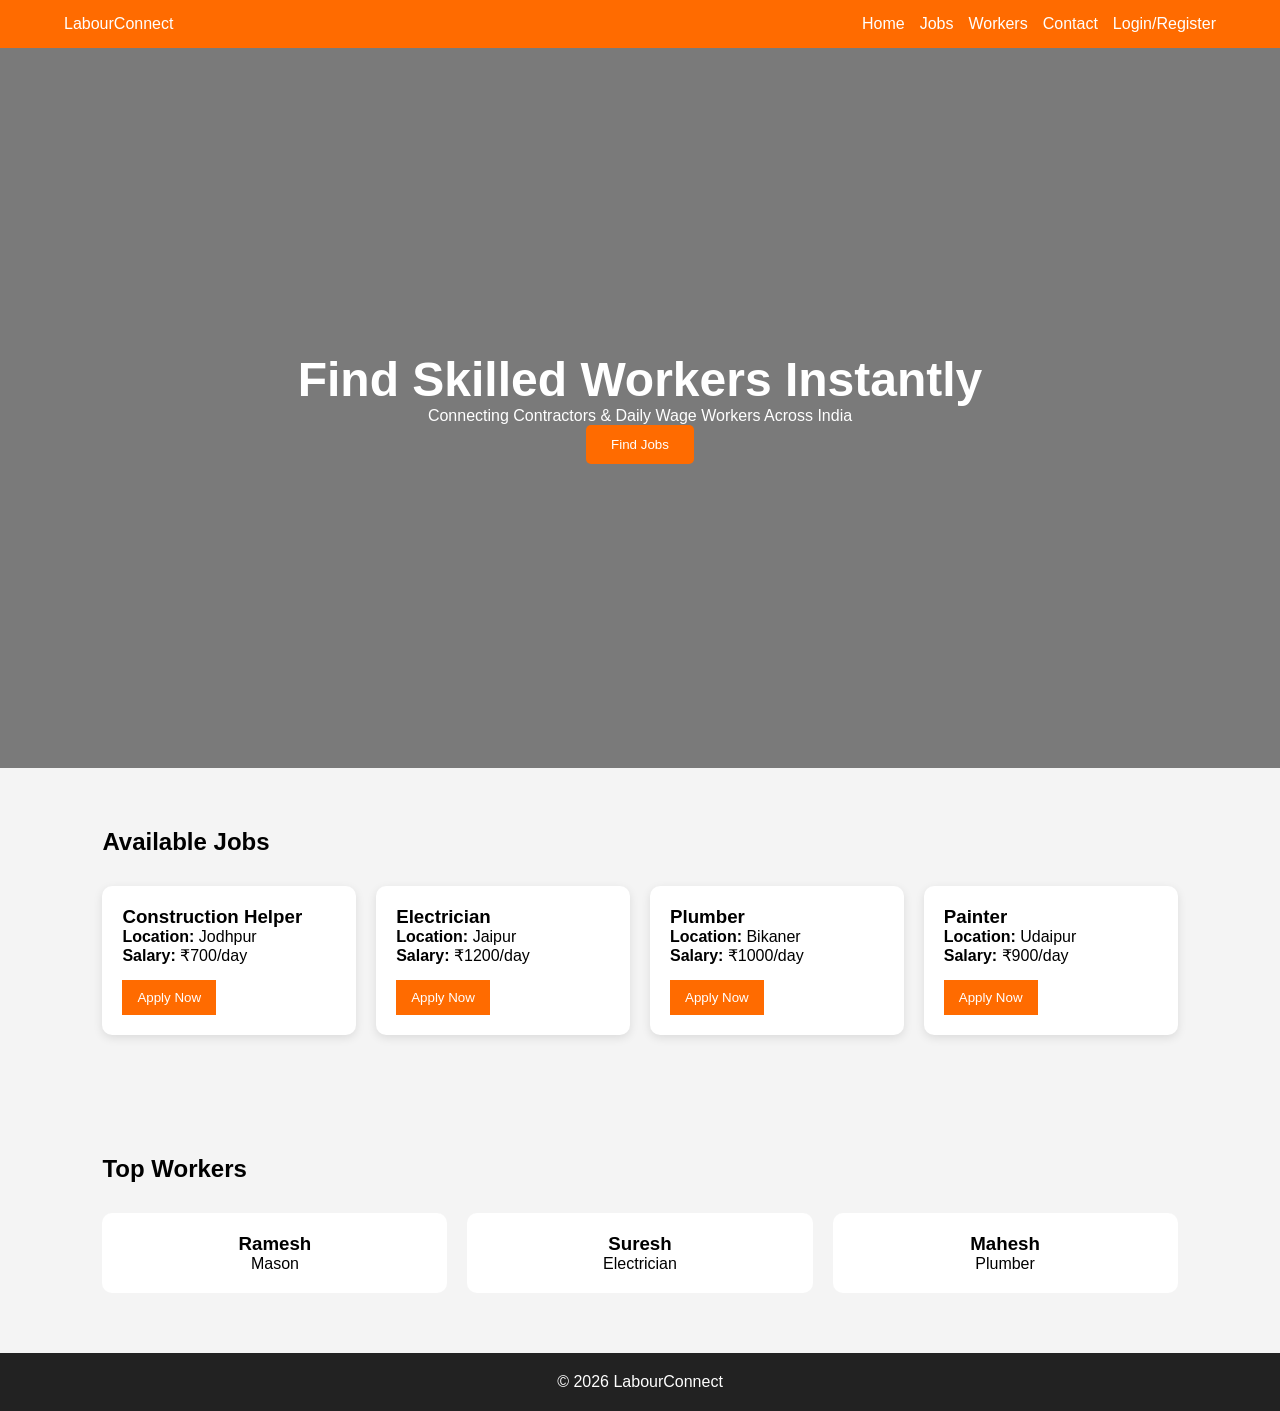
<file: index.html>
<!DOCTYPE html>
<html lang="en">
<head>
    <meta charset="UTF-8">
    <meta name="viewport" content="width=device-width, initial-scale=1.0">
    <title>LabourConnect</title>
    <link rel="stylesheet" href="css/style.css">
</head>
<body>

<nav>
    <div class="logo">LabourConnect</div>
    <ul>
        <li><a href="#">Home</a></li>
        <li><a href="#jobs">Jobs</a></li>
        <li><a href="#workers">Workers</a></li>
        <li><a href="#contact">Contact</a></li>
	<li><a href="login.html">Login/Register</a></li>

    </ul>
</nav>

<section class="hero">
    <div class="hero-content">
        <h1>Find Skilled Workers Instantly</h1>
        <p>Connecting Contractors & Daily Wage Workers Across India</p>
        <button onclick="showJobs()">Find Jobs</button>

    </div>
</section>

<section id="jobs" class="jobs-section">
    <h2>Available Jobs</h2>

    <div class="job-container" id="jobContainer">
    </div>
</section>

<section id="workers" class="workers-section">
    <h2>Top Workers</h2>

    <div class="worker-grid">
        <div class="worker-card">
            <h3>Ramesh</h3>
            <p>Mason</p>
        </div>

        <div class="worker-card">
            <h3>Suresh</h3>
            <p>Electrician</p>
        </div>

        <div class="worker-card">
            <h3>Mahesh</h3>
            <p>Plumber</p>
        </div>
    </div>
</section>

<footer id="contact">
    <p>© 2026 LabourConnect</p>
</footer>

<script src="scripts/script.js"></script>

</body>
</html>
</file>
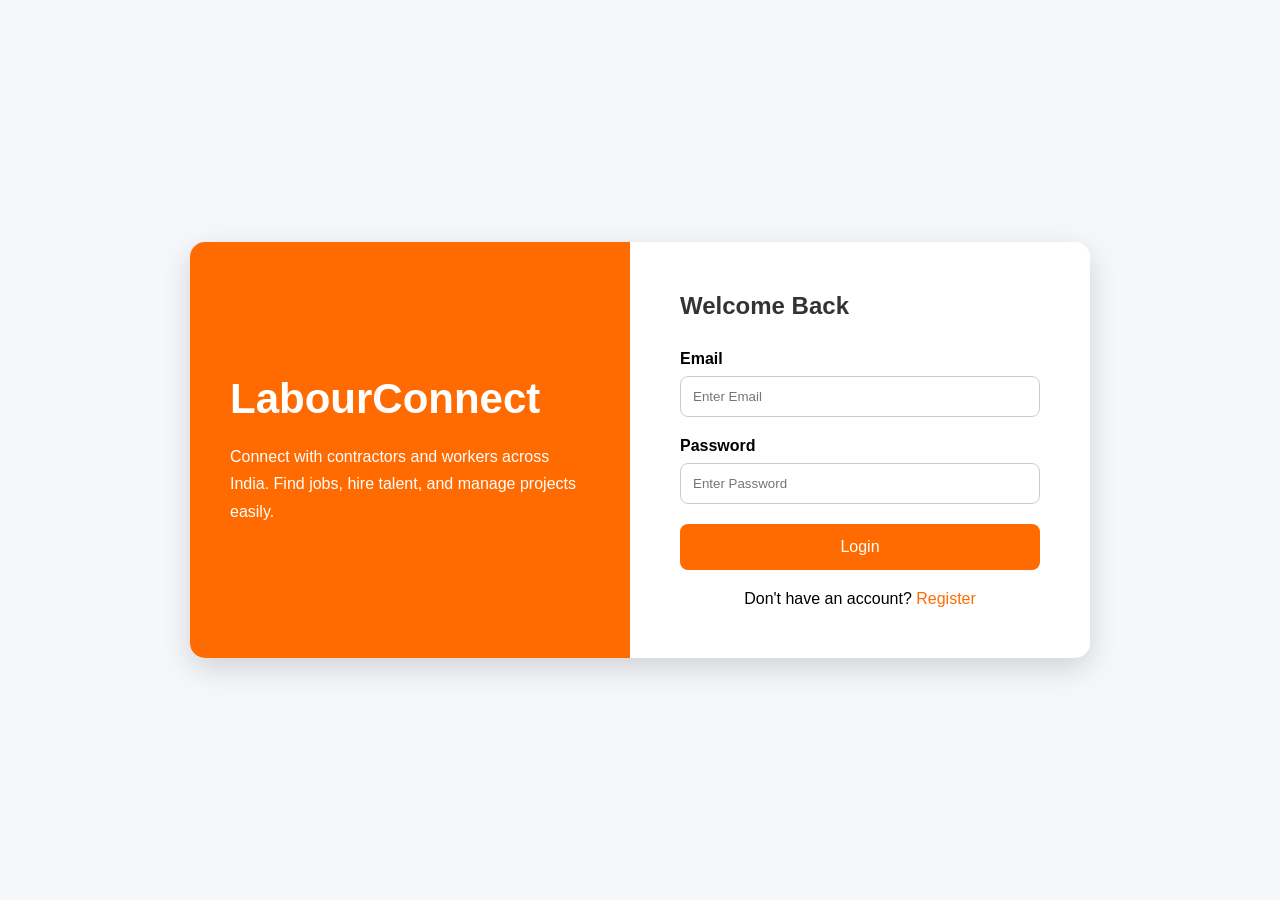
<file: login.html>
<!DOCTYPE html>
<html lang="en">
<head>
<meta charset="UTF-8">
<meta name="viewport" content="width=device-width, initial-scale=1.0">
<title>Login - LabourConnect</title>
<link rel="stylesheet" href="css/login.css">
</head>
<body>

<div class="container">

    <div class="left-panel">
        <h1>LabourConnect</h1>
        <p>
            Connect with contractors and workers across India.
            Find jobs, hire talent, and manage projects easily.
        </p>
    </div>

    <div class="login-box">

        <h2>Welcome Back</h2>

        <form id="loginForm">

            <div class="input-group">
                <label>Email</label>
                <input type="email" id="email" placeholder="Enter Email" required>
            </div>

            <div class="input-group">
                <label>Password</label>
                <input type="password" id="password" placeholder="Enter Password" required>
            </div>

            <button type="submit">Login</button>

        </form>

        <p class="signup-link">
            Don't have an account?
            <a href="register.html">Register</a>
        </p>

    </div>

</div>

<script src="scripts/login.js"></script>

</body>
</html>
</file>
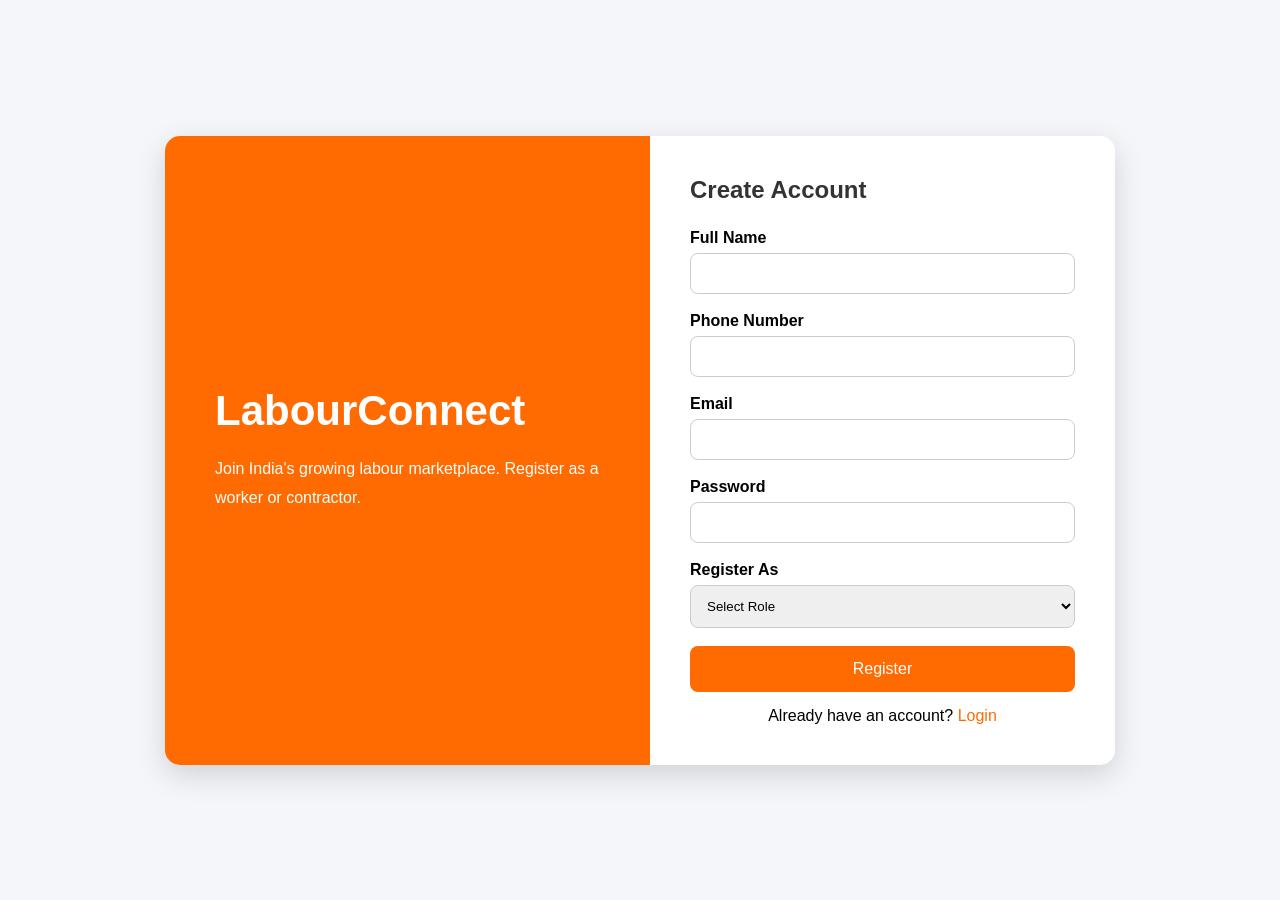
<file: register.html>
<!DOCTYPE html>
<html lang="en">
<head>
<meta charset="UTF-8">
<meta name="viewport" content="width=device-width, initial-scale=1.0">
<title>Register - LabourConnect</title>
<link rel="stylesheet" href="css/register.css">
</head>
<body>

<div class="register-container">

    <div class="left-panel">
        <h1>LabourConnect</h1>
        <p>
            Join India's growing labour marketplace.
            Register as a worker or contractor.
        </p>
    </div>

    <div class="register-box">

        <h2>Create Account</h2>

        <form id="registerForm">

            <div class="input-group">
                <label>Full Name</label>
                <input type="text" id="name" required>
            </div>

            <div class="input-group">
                <label>Phone Number</label>
                <input type="tel" id="phone" required>
            </div>

            <div class="input-group">
                <label>Email</label>
                <input type="email" id="email" required>
            </div>

            <div class="input-group">
                <label>Password</label>
                <input type="password" id="password" required>
            </div>

            <div class="input-group">
                <label>Register As</label>

                <select id="role" required>
                    <option value="">Select Role</option>
                    <option value="worker">Worker</option>
                    <option value="contractor">Contractor</option>
                </select>
            </div>

            <button type="submit">
                Register
            </button>

        </form>

        <p class="login-link">
            Already have an account?
            <a href="login.html">Login</a>
        </p>

    </div>

</div>

<script src="scripts/register.js"></script>

</body>
</html>
</file>
<file: css/style.css>
*{
    margin:0;
    padding:0;
    box-sizing:border-box;
    font-family:Arial,sans-serif;
}

body{
    background:#f4f4f4;
}

nav {
    display: flex;
    justify-content: space-between;
    align-items: center;
    background:#ff6b00;
    color:white;
    padding: 15px 5%;
    flex-wrap: wrap;
}

nav ul {
    display: flex;
    gap: 15px;
    list-style: none;
    flex-wrap: wrap;
}

nav a{
    color:white;
    text-decoration:none;
}

.hero{
    height:80vh;
    display:flex;
    justify-content:center;
    align-items:center;
    background:linear-gradient(rgba(0,0,0,.5),
    rgba(0,0,0,.5)),
    url('https://images.unsplash.com/photo-1504307651254-35680f356dfd');
    background-size:cover;
    color:white;
    text-align:center;
}

.hero h1 {
    font-size: 3rem;
}

@media (max-width: 768px) {
    .hero h1 {
        font-size: 2rem;
    }

    .hero p {
        font-size: 1rem;
    }
}

.hero button{
    padding:12px 25px;
    border:none;
    background:#ff6b00;
    color:white;
    border-radius:5px;
    cursor:pointer;
}

.jobs-section,
.workers-section{
    padding:60px 8%;
}

.jobs-section h2,
.workers-section h2{
    margin-bottom:30px;
}

.job-container,
.worker-grid {
    display: grid;
    grid-template-columns: repeat(auto-fit, minmax(250px, 1fr));
    gap: 20px;
}

.job-card{
    background:white;
    padding:20px;
    border-radius:10px;
    box-shadow:0 3px 10px rgba(0,0,0,.1);
}

.job-card button{
    margin-top:15px;
    padding:10px 15px;
    background:#ff6b00;
    border:none;
    color:white;
    cursor:pointer;
}

.worker-grid{
    display:grid;
    grid-template-columns:repeat(auto-fit,minmax(220px,1fr));
    gap:20px;
}

.worker-card{
    background:white;
    padding:20px;
    border-radius:10px;
    text-align:center;
}

footer{
    background:#222;
    color:white;
    text-align:center;
    padding:20px;
}

@media (max-width: 768px) {

    nav {
        flex-direction: column;
        text-align: center;
        background:#ff6b00;
    }

    nav ul {
        margin-top: 10px;
        justify-content: center;
        background:#ff6b00;
    }

    .hero {
        padding: 20px;
        height: auto;
        min-height: 60vh;
    }

    .hero-content {
        width: 100%;
    }

    .jobs-section,
    .workers-section {
        padding: 40px 5%;
    }

}
</file>
<file: css/login.css>
*{
margin:0;
padding:0;
box-sizing:border-box;
font-family:Arial, sans-serif;
}

body{
height:100vh;
background:#f5f7fa;
display:flex;
justify-content:center;
align-items:center;
}

.container{
width:900px;
max-width:95%;
display:flex;
background:white;
border-radius:15px;
overflow:hidden;
box-shadow:0 10px 30px rgba(0,0,0,0.15);
}

.left-panel{
flex:1;
background:#ff6b00;
color:white;
padding:60px 40px;
display:flex;
flex-direction:column;
justify-content:center;
}

.left-panel h1{
font-size:42px;
margin-bottom:20px;
}

.left-panel p{
line-height:1.7;
}

.login-box{
flex:1;
padding:50px;
}

.login-box h2{
margin-bottom:30px;
color:#333;
}

.input-group{
margin-bottom:20px;
}

.input-group label{
display:block;
margin-bottom:8px;
font-weight:bold;
}

.input-group input{
width:100%;
padding:12px;
border:1px solid #ccc;
border-radius:8px;
outline:none;
}

.input-group input:focus{
border-color:#ff6b00;
}

button{
width:100%;
padding:14px;
background:#ff6b00;
color:white;
border:none;
border-radius:8px;
font-size:16px;
cursor:pointer;
}

button:hover{
opacity:0.9;
}

.signup-link{
margin-top:20px;
text-align:center;
}

.signup-link a{
color:#ff6b00;
text-decoration:none;
}

@media(max-width:768px){

.container{
flex-direction:column;
}

.left-panel{
padding:40px 25px;
}

.login-box{
padding:30px 25px;
}

}
</file>
<file: css/register.css>
*{
margin:0;
padding:0;
box-sizing:border-box;
font-family:Arial,sans-serif;
}

body{
height:100vh;
display:flex;
justify-content:center;
align-items:center;
background:#f4f6f9;
}

.register-container{
width:950px;
max-width:95%;
display:flex;
background:white;
border-radius:15px;
overflow:hidden;
box-shadow:0 10px 30px rgba(0,0,0,0.15);
}

.left-panel{
flex:1;
background:#ff6b00;
color:white;
padding:50px;
display:flex;
flex-direction:column;
justify-content:center;
}

.left-panel h1{
font-size:42px;
margin-bottom:20px;
}

.left-panel p{
line-height:1.8;
}

.register-box{
flex:1;
padding:40px;
}

.register-box h2{
margin-bottom:25px;
color:#333;
}

.input-group{
margin-bottom:18px;
}

.input-group label{
display:block;
margin-bottom:6px;
font-weight:bold;
}

.input-group input,
.input-group select{
width:100%;
padding:12px;
border:1px solid #ccc;
border-radius:8px;
}

.input-group input:focus,
.input-group select:focus{
outline:none;
border-color:#ff6b00;
}

button{
width:100%;
padding:14px;
background:#ff6b00;
color:white;
border:none;
border-radius:8px;
cursor:pointer;
font-size:16px;
}

button:hover{
opacity:0.9;
}

.login-link{
margin-top:15px;
text-align:center;
}

.login-link a{
color:#ff6b00;
text-decoration:none;
}

@media(max-width:768px){

.register-container{
flex-direction:column;
}

.left-panel{
padding:30px;
}

.register-box{
padding:25px;
}

}
</file>
